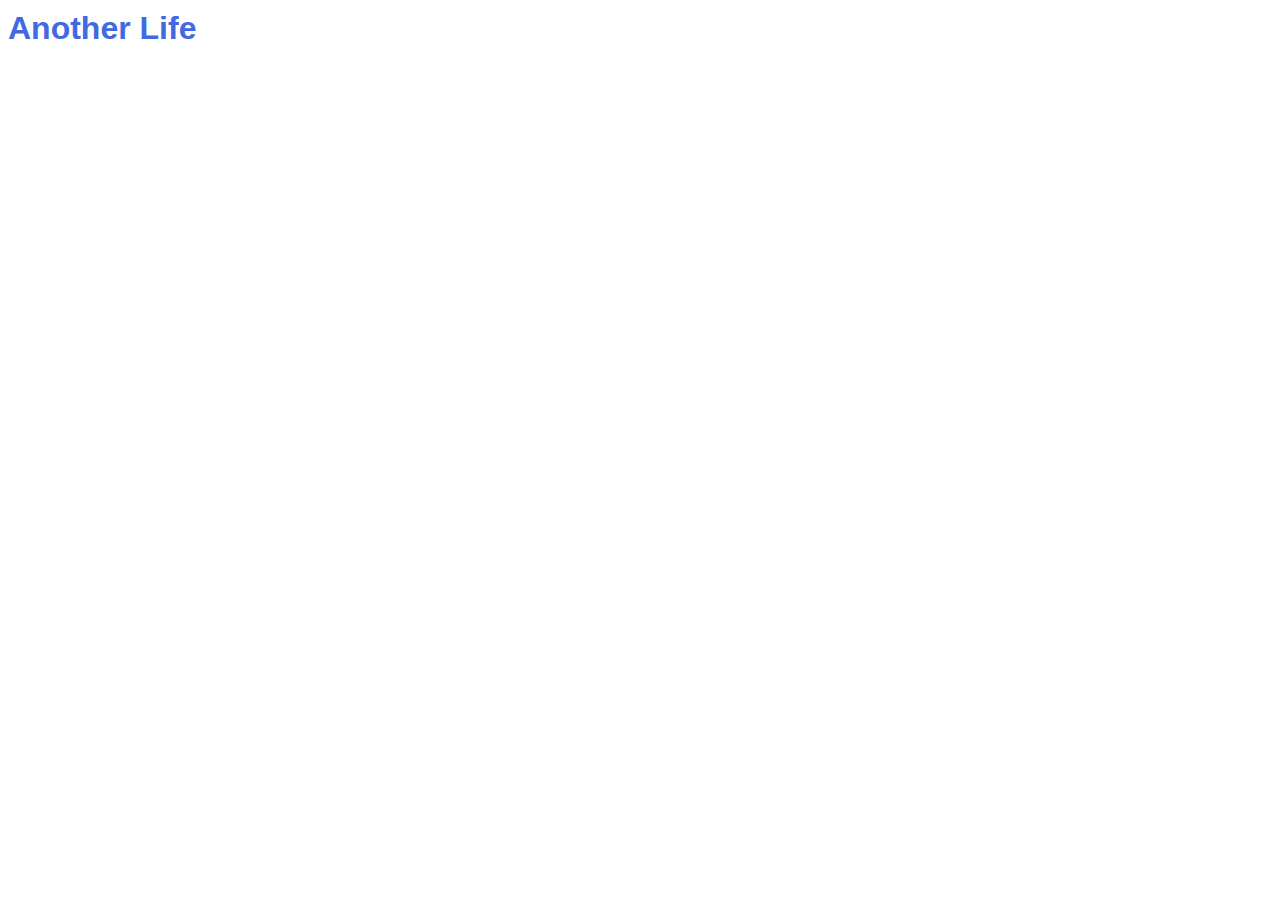
<file: index.html>
<!doctype html>

<html lang="en">
<head>
    <meta charset="utf-8">

    <title>Hitsmas!</title>
    <meta name="description" content="Hitsmas generator for fun">
    <meta name="author" content="Abby Barnum">
    <meta name='viewport' 
        content='width=device-width, initial-scale=1.0, maximum-scale=1.0, 
        user-scalable=0' >

    <style>
        * {
            opacity: 1;
            transition: all 1s;
        }
        
        #reroll-button {
            color: white;
            background: red;
            border: none;
            padding: 10px 14px;
            width: 100%;
            border-radius: 3px;
            font-size: 28px;
            font-weight: bold;
            cursor:pointer;
            margin-top:25px;
        }

        .invisible {
            opacity: 0;
        }
        
        .hidden {
            display: none;
        }

        #mission {
            color: royalblue;
        }

        #targets {
            margin: 20px 0px;
        }

        p {
            font: bold 2em/1.25em Helvetica, "Helvetica Neue", Arial, sans-serif;
            color: #000;
            margin: 0;
        }

        p:nth-of-type(3n) {
            margin-bottom: 15px;
        }

        .target {
            color: hotpink;
        }
        
        .disguise {
            color: deeppink;
        }
        
        .method {
            color: tomato;
        }

        #wildcard {
            color: red;
        }
        
        body::after {
          content: "";
          background: url("https://vignette.wikia.nocookie.net/hitman/images/5/5f/ICA_Logo.png/revision/latest?cb=20161103185906");
          background-size: 182%;
          opacity: 0.03;
          /*height: 1338px;
          width: 1218px;*/
          background-repeat: no-repeat;
          background-attachment: fixed;
          background-position: center;
          top: 0;
          left: 0;
          bottom: 0;
          right: 0;
          /*margin-left: 282.5px;
          margin-right: 282.5px;
          margin-bottom: -150px;*/
          position: absolute;
          z-index: -100;
        }
    </style>

</head>

<body>
    <p id="mission"></p>

    <div id="targets"></div>

    <p id="wildcard" class="invisible"></p>
    
    <button id="reroll-button" class="hidden" type="button">Reroll</button>
  
    <script src="https://code.jquery.com/jquery-3.5.1.min.js" integrity="sha256-9/aliU8dGd2tb6OSsuzixeV4y/faTqgFtohetphbbj0=" crossorigin="anonymous"></script>
    <script>
        var extras = [
            "Can only incapacitate non-targets by punching them",
            "Set off an explosion in a public area",
            "Hide 5 corpses in one bathroom",
            "Kill 4 people while wearing the same outfit as them",
            "Cause an environmental accident on 3 people",
            "Kill the first armed NPC you see",
            "Kill anyone who talks to you",
            "Wear the clown suit for the entire run (and start with a new bat)"
        ];
        var extrasReset = [];

        var suitStarts = [
            "Red Carpet",
            "Palace Garden",
            "Pile-Driver Barge",
            "Attic",
            "Undercover at IAGO Auction",
            "Main Square",
            "ICA Safe House",
            "Harbor",
            "Sapienza Ruins",
            "Main Square Tower",
            "Church Morgue",
            "City gates",
            "Promenade",
            "Bazaar Entrance",
            "Lamp Store Rooftop",
            "School Alley",
            "Consulate Parking Garage",
            "Consulate plaza",
            "Riverside Landing",
            "47's Suite",
            "West Bridge",
            "Old Orchard",
            "Southern Farm Perimeter",
            "Water Tower",
            "Infiltrating Along the Mountain Path",
            "Riverside Landing",
            "The Beach",
            "Undercover gear near helipad",
            "Event Entrance",
            "Dolphin Fountain",
            "Marina",
            "Stands",
            "Village Bus Stop",
            "Village Hostel",
            "Shaman's Hut",
            "Village Bar",
            "Main Street",
            "Train",
            "Boat",
            "Skywalk",
            "Taxi",
            "Chawls",
            "Whittleton Creek",
            "Harbor",
            "Chapel",
            "Keep"
        ];

        var disguiseExits = ["Ambulance", "Trash Truck"];

        var koExits = ["Merchant's Car", "Rico's Car", "Local's Car", "Roadwork Gate"];

        var generic = {
            kills: [
                "Firearm",
                "Melee Weapon (Small)",
                "Melee Weapon (Large)",
                "Accident",
                "Explosion",
                "Poison"
            ],
            firearms: [
                "Pistol",
                "Sniper Rifle",
                "Explosive (Weapon)",
                "Assault Rifle",
                "SMG",
                "Loud Shotgun"
            ],
            accidents: [
                "Drowning",
                "Falling Object",
                "Fall",
                "Fire",
                "Electricity",
                "Explosion (Accident)"
            ]
        };

        var showstopper = {
            missionTitle: "The Showstopper",
            melee: [
                "a Screwdriver",
                "a Letter Opener",
                "Scissors",
                "a Kitchen Knife",
                "Fiber Wire",
                "a Fire Axe",
                "a Battle Axe",
                "a Saber",
                "a Hatchet"
            ],
            targetList: ["Viktor Novikov", "Dalia Margolis"],
            contractTargets: [
                "Viktor Novikov",
                "Dalia Margolis",
                "Fashion designer Sebastian Sato",
                "Model Helmut Kruger",
                "FSB agent Max Decker",
                "Sheik Salman Al-Ghazali",
                "Reporter Liza McKenzie",
                "Dalia's secretary Hailey Brennan",
                "Viktor's bodyguard Kurt Donovan",
                "Dalia's assistant Sophus Fatale"
            ],
            entry: [
                "Red Carpet",
                "Palace Garden",
                "Pile-Driver Barge",
                "Attic",
                "Undercover in Kitchen",
                "Undercover in Locker Room",
                "Undercover at IAGO Auction",
                "Undercover in AV Center",
                "Undercover in Dressing Area"
            ],
            exit: ["Front Gates", "Kitchen", "Helicopter", "Speedboat"],
            disguises: [
                "47 in his Suit",
                "Auction Staff",
                "a Chef",
                "a CICADA Bodyguard",
                "Event Crew",
                "Palace Staff",
                "a Security Guard",
                "a Stylist",
                "Helmut Fucking Kruger",
                "Sheikh Zanzibar",
                "a Vampire Magician"
            ],
            extras: ["Set off an explosive in the catwalk room"]
        };

        var hh = {
            missionTitle: "Holiday Hoarders",
            melee: [
                "a Screwdriver",
                "a Letter Opener",
                "Scissors",
                "a Kitchen Knife",
                "Fiber Wire",
                "a Fire Axe",
                "a Battle Axe",
                "a Saber",
                "a Hatchet",
                "a Holiday Fireaxe",
                "a Shuriken",
                "the Circumcision Knife"
            ],
            targetList: ['Harry "Smokey" Bagnato', 'Marv "Slick" Gonif'],
            contractTargets: ['Harry "Smokey" Bagnato', 'Marv "Slick" Gonif'],
            entry: [
                "Red Carpet",
                "Palace Garden",
                "Pile-Driver Barge",
                "Attic",
                "Undercover in Kitchen",
                "Undercover in Locker Room",
                "Undercover at IAGO Auction",
                "Undercover in AV Center",
                "Undercover in Dressing Area"
            ],
            exit: ["Front Gates", "Kitchen", "Helicopter", "Speedboat", "Chimney"],
            disguises: [
                "47 in his Suit",
                "Auction Staff",
                "a Chef",
                "a CICADA Bodyguard",
                "Event Crew",
                "Palace Staff",
                "a Security Guard",
                "a Stylist",
                "Helmut Fucking Kruger",
                "Sheikh Zanzibar",
                "a Vampire Magician"
            ],
            extras: ["Set off an explosive in the catwalk room"]
        };

        var wot = {
            missionTitle: "World of Tomorrow",
            melee: [
                "a Battle Axe",
                "an Old Axe",
                "a Katana",
                "a Fire Axe",
                "a Saber",
                "the Amputation Knife",
                "the Circumcision Knife",
                "a Combat Knife",
                "a Hatchet",
                "a Kitchen Knife",
                "a Letter Opener",
                "a Screwdriver",
                "Fiber Wire"
            ],
            targetList: ["Silvio Caruso", "Francesca De Santis"],
            contractTargets: [
                "Silvio Caruso",
                "Francesca De Santis",
                "Butler Terenzio Endrizzi",
                "Golf coach Roberto Vargas",
                "Chef Marcello Ray",
                "Green plumber Luigi Saltatore",
                "Dr. Oscar Lafayette",
                "Bohemian Torres Piombo",
                "Private investigator Sal Falcone",
                "Scientist with dongle Viana Buccho",
                "Undertaker Fabio Pavione",
                "Red plumber Mario Saltatore"
            ],
            entry: [
                "Main Square",
                "ICA Safe House",
                "Harbor",
                "Sapienza Ruins",
                "Main Square Tower",
                "Church Morgue",
                "Undercover in Mansion Kitchen",
                "Undercover in Field Lab",
                "Undercover in Mansion Garden",
                "Undercover as Security Staff"
            ],
            exit: ["Car", "Speedboat (Pier)", "Plane", "Speedboat (Ruins)"],
            disguises: [
                "47 in his Suit",
                "Biolab Security",
                "a Bodyguard",
                "the Bohemian",
                "a Butler",
                "Church Staff",
                "a Cyclist",
                "a Delivery Man",
                "Dr. Oscar Lafayette",
                "a Gardener",
                "the Green Plumber",
                "a Hazmat Suit",
                "a Housekeeper",
                "a Kitchen Assistant",
                "a Lab Technician",
                "a Mansion Chef",
                "Mansion Security",
                "Mansion Staff",
                "a Plague Doctor",
                "a Priest",
                "a Private Detective",
                "the Red Plumber",
                "Roberto Vargas",
                "a Store Clerk",
                "a Street Performer",
                "a Waiter"
            ],
            extras: ["Put three bodies in the woodchipper", "Knock out 5 people with spaghetti sauce"]
        };

        var icon = {
            missionTitle: "The Icon",
            melee: [
                "a Battle Axe",
                "a Cleaver",
                "a Fire Axe",
                "a Knife",
                "a Screwdriver",
                "Fiber Wire"
            ],
            targetList: ["Dino Bosco"],
            contractTargets: [
                "Dino Bosco",
                "Tech crew member near city gates Palmiro Russo",
                "Merchandise salesman Enrico Nucci",
                "Bosco's agent Sophia Wilde",
                "Guard in the tower Giuseppe Monaldo",
                "SFX crew member indoors Amaranto 'Tony' Mazzi"
            ],
            entry: ["City gates"],
            exit: ["Town Gate", "Bosco's Car"],
            disguises: [
                "47 in his Suit",
                "a Kitchen Assistant",
                "Movie Crew",
                "a Security Officer",
                "SFX Crew"
            ],
            extras: []
        };

        var landslide = {
            missionTitle: "Landslide",
            melee: [
                "Fiber Wire",
                "a Screwdriver",
                "Scissors",
                "an Old Axe",
                "a Kitchen Knife",
                "a Saber",
                "a Folding Knife",
                "a Fire Axe",
                "a Letter Opener",
                "a Cleaver"
            ],
            targetList: ["Marco Abiatti"],
            contractTargets: [
                "Marco Abiatti",
                "Photographer Marcello Folliero",
                "Woman working at Abiatti's stand Alberta Arcuri",
                "Padre Francesco",
                "Red plumber Mario Fratelli",
                "Green plumber Luigi Fratelli",
                "Singer Cristina Dionisi",
                "Abiatti's technician Roberto Mulo",
                "Baker Dario Bronzo",
                "Renzo 'Not Rocco' Forte",
                "Lawyer Salvatore Bravuomo",
                "Bohemian Silvestro Pugliesi"
            ],
            entry: ["Promenade"],
            exit: ["Town Gate", "Speedboat", "Merchant's Car"],
            disguises: [
                "47 in his Suit",
                "Stage Crew",
                "Security",
                "a Bodyguard",
                "a Photographer",
                "a Waiter",
                "Church Staff",
                "a Priest",
                "a Gardener",
                "the Green Plumber",
                "the Red Plumber",
                "a Kitchen Assistant",
                "Salvatore Bravuomo",
                "the Bohemian"
            ],
            extras: []
        };

        var agc = {
            missionTitle: "A Gilded Cage",
            melee: [
                "a Battle Axe",
                "a Fire Axe",
                "a Saber",
                "Scissors",
                "a Screwdriver",
                "a Kitchen Knife",
                "a Cleaver",
                "a Letter Opener",
                "a Folding Knife",
                "Fiber Wire"
            ],
            targetList: ["Claus Hugo Strandberg", "Reza Zaydan"],
            contractTargets: [
                "Claus Hugo Strandberg",
                "Reza Zaydan",
                "Printing crew member Ashraf Raghib Mustafa",
                "Cameraman Jeff Baker",
                "School headmaster Shahin Abdul-Barr Maalouf",
                "Masseur Konny Engström",
                "Elite soldier in the tunnel Jawwaad Reza",
                "Consulate intern Hektor Lindberg",
                "Fortune teller Zaki Diab",
                "Protester Shuaib Aly",
                "Woman on lamp store roof Hilda Berg"
            ],
            entry: [
                "Bazaar Entrance",
                "Undercover at the Snail Stand",
                "Undercover on the West Bazaar Rooftop",
                "Undercover in the Courtyard Club",
                "Undercover in Zaydan's Compound",
                "Lamp Store Rooftop",
                "Undercover in the Consulate",
                "School Alley",
                "Consulate Parking Garage"
            ],
            exit: ["Bazaar Gates", "Armored Vehicle", "Car in the Garage"],
            disguises: [
                "47 in his Suit",
                "a Bodyguard",
                "a Cameraman",
                "a Consulate Intern",
                "a Consulate Janitor",
                "Consulate Security",
                "an Elite Soldier",
                "a Food Vendor",
                "a Fortune Teller",
                "a Handyman",
                "the Headmaster",
                "Local Printing Crew",
                "a Masseur",
                "a Military Officer",
                "a Soldier",
                "a Prisoner",
                "a Shopkeeper",
                "a Waiter"
            ],
            extras: []
        };

        var ahbos = {
            missionTitle: "A House Built on Sand",
            melee: [
                "a Battle Axe",
                "a Cleaver",
                "a Folding Knife",
                "a Kitchen Knife",
                "Scissors",
                "a Screwdriver",
                "Fiber Wire"
            ],
            targetList: ["Matthieu Mendola", "Kong Tuo-Kwang"],
            contractTargets: [
                "Matthieu Mendola",
                "Kong Tuo-Kwang",
                "Shopkeeper by the well Yousef Shitrit",
                "Guitarist Jalal al Din Muti Said",
                "Fortune teller Zaki Diab",
                "Vomiting bodyguard Hussein Guirguis",
                "Waiter at the meeting spot Ahmed Aziz",
                "Bartender Jewel Bourgeois"
            ],
            entry: ["Consulate plaza"],
            exit: ["Bazaar Gates", "Truck", "Door near the Well", "Door by the Street"],
            disguises: [
                "47 in his Suit",
                "a Bodyguard",
                "a Food Vendor",
                "a Fortune Teller",
                "a Handyman",
                "a Soldier",
                "a Shopkeeper",
                "a Waiter"
            ],
            extras: []
        };

        var c27 = {
            missionTitle: "Club 27",
            melee: [
                "a Kitchen Knife",
                "a Screwdriver",
                "a Fire Axe",
                "a Cleaver",
                "a Hatchet",
                "a Letter Opener",
                "a Katana",
                "Fiber Wire",
                "the Sapper's Axe"
            ],
            targetList: ["Jordan Cross", "Ken Morgan"],
            contractTargets: [
                "Jordan Cross",
                "Ken Morgan",
                "Cross' Manager Dexy Barat",
                "Producer Max Liston",
                "Guitarist Heidi Santoro",
                "Guest residing in room 208 Toby Hicks",
                "Former sitcom star Jackie Carrington",
                "Drummer Abel De Silva",
                "Hotel manager Mrs. Mookjai",
                "Chef Tharn Srisai",
                "Man passed out in Jackie's room Julian",
                "Stalker Benjamin Bertam",
                "Ken's bodyguard Otis Kaplan"
            ],
            entry: [
                "Riverside Landing",
                "47's Suite",
                "Undercover in the Restaurant Kitchen",
                "Undercover in the Linen Room",
                "Undercover by the Security Shed",
                "Undercover at the Himmapan Bar",
                "Undercover in the Side Garden",
                "Undercover in the 2nd Floor Hallway"
            ],
            exit: ["Boat", "Tuk-tuk", "Tunnel"],
            disguises: [
                "47 in his Suit",
                "a Drummer",
                "an Exterminator",
                "a Groundskeeper",
                "Hotel Security",
                "Hotel Staff",
                "Jordan Cross' Bodyguard",
                "Kitchen Staff",
                "Ken Morgan's Bodyguard",
                "Recording Crew",
                "a Stalker",
                "a Waiter"
            ],
            extras: []
        };

        var ff = {
            missionTitle: "Freedom Fighters",
            melee: [
                "a Cleaver", 
                "an Old Axe", 
                "a Kitchen Knife", 
                "a Screwdriver", 
                "Fiber Wire"
            ],
            targetList: ["Sean Rose", "Penelope Graves", "Ezra Berg", "Maya Parvati"],
            contractTargets: [
                "Sean Rose",
                "Penelope Graves",
                "Ezra Berg",
                "Maya Parvati",
                "Explosives specialist Quince Elliot",
                "Militia cook Robert Powell",
                "Point man Lloyd Burgess",
                "Militia technician Milton Geiger",
                "Sleeping militia soldier Mario Thompson",
                "Militia spec ops in the barn Liam Butler",
                "Drill instructor Albert Knarr"
            ],
            entry: [
                "Undercover in the Garage",
                "West Bridge",
                "Undercover by the Greenhouse",
                "Undercover on the Demolition Range",
                "Old Orchard",
                "Southern Farm Perimeter",
                "Undercover in the Farmhouse",
                "Water Tower"
            ],
            exit: ["Bridge", "Quad Bike", "River", "Front Gate", "Tornado Shelter"],
            disguises: [
                "47 in his Suit",
                "an Explosives Specialist",
                "a Hacker",
                "a Militia Cook",
                "a Militia Elite",
                "Militia Spec Ops",
                "a Militia Soldier",
                "a Militia Technician",
                "Point Man",
                "Scarecrow"
            ],
            extras: ["Beat three people with a mannequin arm"]
        };

        var si = {
            missionTitle: "Situs Inversus",
            melee: [
                "Fiber Wire",
                "a Scalpel",
                "Scissors",
                "a Kitchen Knife",
                "a Cleaver",
                "a Katana",
                "a Screwdriver",
                "a Fire Axe"
            ],
            targetList: ["Yuki Yamazaki", "Erich Soders"],
            contractTargets: [
                "Yuki Yamazaki",
                "Showering resort staff member Lowell Aucoin",
                "Dancing master Toshimi 'Sandā no ashi' Kaneko",
                "Stetson man Amos Dexter",
                "The director Akira Nakamura",
                "Facial surgery patient Jason Portman",
                "Yoga instructor J. Brooke",
                "Head surgeon Nicholas Laurent",
                "Helicopter pilot Nails",
                "Nurse in the operating room Kimiho Ookawa",
                "The curator Katashi Ito",
                "Smoking handyman Tomiyuki Fujihara"
            ],
            entry: [
                "Tobias Rieper's Suite",
                "Spa",
                "Infiltrating Along the Mountain Path",
                "Restaurant",
                "Undercover in the Staff Quarters",
                "Undercover in the Kitchen",
                "Undercover in the Garden",
                "Morgue",
                "Undercover in the Operating Theater"
            ],
            exit: ["Helicopter", "Snowmobile", "Hiking Route", "Cable Car"],
            sodersKills: [
                "Throw the Heart into the Trash Can",
                "Shoot the Heart",
                "Electrocution",
                "Pistol",
                "Large Firearm",
                "Explosion",
                "Poison the Stem Cells",
                "Fail the Surgery",
                "Make the Surgeon Fail the Surgery",
                "Robot Arms"
            ],
            disguises: [
                "a Ninja",
                "47 in his Suit",
                "a Baseball Player",
                "a Bodyguard",
                "a Chef",
                "the Chief Surgeon",
                "a Doctor",
                "a Handyman",
                "a Helicopter Pilot",
                "the Hospital Director",
                "a Morgue Doctor",
                "a Motorcyclist",
                "a Patient",
                "Resort Security",
                "Resort Staff",
                "a Surgeon",
                "VIP Patient (Dexter)",
                "VIP Patient (Portman)",
                "a Yoga Instructor"
            ],
            extras: []
        };

        var ts = {
            missionTitle: "The Source",
            melee: [
                "a Kitchen Knife",
                "a Screwdriver",
                "a Fire Axe",
                "a Cleaver",
                "a Hatchet",
                "a Letter Opener",
                "a Katana",
                "Fiber Wire",
                "the Sapper's Axe"
            ],
            targetList: ["Oybek Nabazov", "Sister Yulduz"],
            contractTargets: [
                "Oybek Nabazov",
                "Sister Yulduz",
                "Waiter outside the exhibition Robert Egg",
                "Cult bodyguard Akram",
                "Defecting cultist Jeff",
                "Manipulative cultist Rebecca",
                "Man with a beige hat in the exhibition Charles Slaughter",
                "Former sitcom star Jackie Carrington",
                "Man passed out in Jackie's room Julian",
                "Man with a yellow jumper tied around his waist Sam Harrison",
                "Female Hotel Staff in the globe room Vipada Ahunai",
                "Cultist in the top floor Robert Uppey Jr",
                "Security Guard on the pier A-Wut"
            ],
            entry: ["Hotel Front Terrace"],
            exit: ["Boat", "Tunnel"],
            disguises: [
                "47 in his Suit",
                "an Exterminator",
                "a Groundskeeper",
                "Hotel Security",
                "Hotel Staff",
                "a Cult Bodyguard",
                "Kitchen Staff",
                "a Waiter",
                "a Cult Member"
            ],
            extras: []
        };

        var ta = {
            missionTitle: "The Author",
            melee: [
                "a Battle Axe",
                "a Cleaver",
                "a Fire Axe",
                "a Knife",
                "a Screwdriver",
                "Fiber Wire"
            ],
            targetList: ["Craig Black", "Brother Akram"],
            contractTargets: ["Craig Black", "Brother Akram"],
            entry: ["Portico"],
            exit: ["Town Gate"],
            disguises: [
                "47 in his Suit",
                "a Waiter",
                "Craig Black",
                "Brother Akram",
                "The Superfan",
                "a Bodyguard"
            ],
            extras: []
        };

        var pz = {
            missionTitle: "Patient Zero",
            melee: [
                "Fiber Wire",
                "a Scalpel",
                "Scissors",
                "a Kitchen Knife",
                "a Cleaver",
                "a Katana",
                "a Screwdriver",
                "a Fire Axe"
            ],
            targetList: ["Owen Cage", "Klaus Liebleid"],
            contractTargets: ["Owen Cage", "Klaus Liebleid"],
            entry: ["Infiltrating below the helipad"],
            exit: ["Snowmobile", "Hiking Route", "Cable Car"],
            disguises: [
                "47 in his Suit",
                "a Bodyguard",
                "a Chef",
                "a Bio Suit",
                "a Handyman",
                "a Helicopter Pilot",
                "the Hospital Director",
                "a Morgue Doctor",
                "a VIP Patient",
                "a Patient",
                "Resort Security",
                "Resort Staff",
                "a Surgeon",
                "VIP Patient (Dexter)",
                "a Yoga Instructor"
            ],
            extras: []
        };

        var tfl = {
            missionTitle: "The Finish Line",
            melee: [
                "Fiber Wire",
                "the Amputation Knife",
                "a Battleaxe",
                "a Cleaver",
                "a Kitchen Knife",
                "Scissors",
                "a Screwdriver",
                "a Starfish",
                "a Fire Axe",
                "an Old Axe"
            ],
            targetList: ["Robert Knox", "Sierra Knox"],
            contractTargets: ["Robert Knox", "Sierra Knox"],
            entry: [
                "Event Entrance",
                "Dolphin Fountain",
                "Marina",
                "Stands",
                "Food Stand",
                "Overpass",
                "Driver's Lounge",
                "Podium",
                "Medical Area",
                "Kronstadt Bayside Center",
                "Kowoon Pit"
            ],
            exit: ["Helicopter", "Main Gate", "Sewer", "Speedboat", "Ambulance"],
            disguises: [
                "47 in his Suit",
                "an Aeon Driver",
                "an Aeon Mechanic",
                "Event Crew",
                "Event Security",
                "Florida Man",
                "a Food Vendor",
                "a Journalist",
                "Kitchen Staff",
                "a Kowoon Driver",
                "a Kowoon Mechanic",
                "a Kronstadt Engineer",
                "a Kronstadt Researcher",
                "Kronstadt Security",
                "a Mascot",
                "a Medic",
                "Moses Lee",
                "Pale Rider",
                "a Photographer",
                "a Race Coordinator",
                "a Race Marshall",
                "Sheik Zanzibar",
                "a Sotteraneo Mechanic",
                "a Street Musician",
                "Ted Mendez",
                "a Thwack Driver",
                "a Waiter",
                "a Blue Seed Driver",
                "a Kronstadt Driver",
                "a Kronstadt Mechanic"
            ],
            extras: []
        };

        var ths = {
            missionTitle: "Three-headed Serpent",
            melee: [
                "Fiber Wire",
                "a Screwdriver",
                "a Kitchen Knife",
                "a Cleaver",
                "Scissors",
                "a Barber Razor",
                "a Letter Opener",
                "a Machete"
            ],
            targetList: ["Rico Delgado", "Andrea Martinez", "Jorge Franco"],
            contractTargets: ["Rico Delgado", "Andrea Martinez", "Jorge Franco"],
            entry: [
                "Village Bus Stop",
                "Village Hostel",
                "Shaman's Hut",
                "Village Bar",
                "Construction Site",
                "Coca Fields",
                "Submarine Cave",
                "Mansions Basement"
            ],
            exit: [
                "Rico's Car",
                "Helicopter",
                "Speedboat",
                "Local's Car",
                "Scooter",
                "Bus"
            ],
            disguises: [
                "47 in his Suit",
                "a Drummer",
                "a Hippo Whisperer",
                "a Shaman",
                "Submarine Crew",
                "a Submarine Engineer",
                "a Tattoo Artist",
                "a Coca Field Worker",
                "a Construction Worker",
                "Mansion Staff",
                "a Mansion Guard",
                "a Coca Field Guard",
                "an Elite Guard",
                "a Street Soldier",
                "a Hippie",
                "the Barman",
                "a Gardener",
                "a Chef",
                "a Drug Lab Worker"
            ],
            extras: []
        };

        var cag = {
            missionTitle: "Chasing a Ghost",
            melee: [
                "Fiber Wire",
                "a Beak Axe",
                "an Old Axe",
                "Scissors",
                "a Measuring Tape",
                "the Amputation Knife",
                "a Screwdriver",
                "a Barber Razor",
                "a Cleaver",
                "a Folding Knife",
                "a Letter Opener",
                "a Kitchen Knife",
                "a Saber",
                "a Fire Axe"
            ],
            targetList: ["The Maelstrom", "Dawood Rangan", "Vanya Shah"],
            contractTargets: ["The Maelstrom", "Dawood Rangan", "Vanya Shah"],
            entry: [
                "Main Street",
                "Train",
                "Boat",
                "Skywalk",
                "Taxi",
                "Chawls",
                "Laundry",
                "Barge",
                "Slums",
                "Metal Forge",
                "Photo Shoot",
                "Hill",
                "Train Yard"
            ],
            exit: ["Boat", "Street", "Taxi", "Train", "Crows' Hideout"],
            disguises: [
                "47 in his Suit",
                "Local Security",
                "a Food Vendor",
                "a Thug",
                "an Elite Thug",
                "a Metal Worker",
                "a Tailor",
                "a Queen's Guard",
                "Vanya's Servant",
                "a Queen's Bodyguard",
                "a Laundry Worker",
                "a Laundry Foreman",
                "a Dancer",
                "a Holy Man",
                "a Lead Actor",
                "the Kashmirian",
                "a Barber",
                "Bollywood Crew",
                "a Bollywood Bodyguard",
                "a Painter"
            ],
            extras: []
        };

        var al = {
            missionTitle: "Another Life",
            melee: [
                "Fiber Wire",
                "an Old Axe",
                "a Kitchen Knife",
                "a Screwdriver",
                "Scissors",
                "a Letter Opener",
                "a Fire Axe",
                "a Hatchet"
            ],
            targetList: ["Janus", "Nolan Cassidy"],
            contractTargets: ["Janus", "Nolan Cassidy"],
            entry: [
                "Whittleton Creek",
                "Construction Area",
                "Fumigation",
                "Garbage Removal",
                "Suburb Sign",
                "BBQ Party"
            ],
            exit: [
                "Bus",
                "Raft",
                "Sewer",
                "Construction Van",
                "Trash Truck",
                "Roadwork Gate"
            ],
            disguises: [
                "47 in his Suit",
                "an Exterminator",
                "a Politician",
                "a Real Estate Broker",
                "a Nurse",
                "Arkian Robe",
                "Janus' Bodyguard",
                "Cassidy Bodyguard",
                "a Police Deputy",
                "Construction Crew",
                "a Politician's Assistant",
                "a Server",
                "a Garbage Man",
                "Spencer 'The Hammer' Green",
                "the BBQ Owner",
                "a Mailman",
                "Gunther Mueller",
                "a Gardener",
                "James Batty",
                "a Plumber",
                "Sheriff Masterson"
            ],
            extras: []
        };

        var tas = {
            missionTitle: "The Ark Society",
            melee: [
                "Fiber Wire",
                "a Battleaxe",
                "a Broadsword",
                "a Saber",
                "an Old Axe",
                "a Katana",
                "a Burial Dagger",
                "the Circumcision Knife",
                "a Screwdriver",
                "a Sapper's Axe",
                "a Cleaver",
                "a Scalpel",
                "a Hatchet",
                "a Viking Axe",
                "an Aztec Necklace",
                "Scissors"
            ],
            targetList: ["Zoe Washington", "Sophia Washington"],
            contractTargets: ["Zoe Washington", "Sophia Washington"],
            entry: [
                "Harbor",
                "Chapel",
                "Keep",
                "Reception Area",
                "Kitchens",
                "Warehouse",
                "Gallery",
                "Architects' Lounge"
            ],
            exit: ["Rooftop", "Helicopter", "Boat", "Warehouse", "Castle Wall"],
            disguises: [
                "47 in his Suit",
                "an Initiate",
                "an Ark Member",
                "an Architect",
                "Jebediah Block",
                "Burial Robes",
                "a Knight",
                "Event Staff",
                "a Chef",
                "a Custodian",
                "a Raider",
                "an Elite Guard",
                "a Musician",
                "Blake Nathaniel",
                "an Entertainer",
                "a Butler",
                "Castle Staff",
                "the Master of Ceremonies"
            ],
            extras: []
        };

        var missions = [
            showstopper,
            hh,
            wot,
            icon,
            landslide,
            agc,
            ahbos,
            c27,
            ff,
            si,
            ts,
            ta,
            pz,
            tfl,
            ths,
            cag,
            al,
            tas
        ];

        var killTypesMap = {
            melee: "melee",
            firearm: "firearms",
            accident: "accidents",
            generic: "kills"
        };
    </script>
    <script>
        function GetRandomElement(list) {
            return list[Math.floor(Math.random() * list.length)];
        }

        function RandomDisguise(randomMission) {
            if (randomMission.disguises.length == 0) {
                randomMission.disguises = randomMission.disguisesReset.slice();
            }

            return GetAndRemove(randomMission.disguises, GetRandomElement(randomMission.disguises));
        }

        function RandomMethod(randomMission) {
            if (randomMission.melee.length == 0) {
                randomMission.melee = randomMission.meleeReset.slice();
            }

            return GetAndRemove(randomMission.melee, GetRandomElement(randomMission.melee));
        }
        
        function GetAndRemove(array, item) {
            const index = array.indexOf(item);
            if (index > -1) {
                return array.splice(index, 1);
            }
        }
        
        function RandomExtra(randomMission) {
            var allExtras = extras.concat(randomMission.extras);
            if (allExtras.length == 0) {
                extras = extrasReset.slice();
                randomMission.extras = randomMission.extrasReset.slice();
            }
            
            var extra = GetRandomElement(allExtras, false);
            
            if (extras.indexOf(extra) > -1)
                return GetAndRemove(extras, extra);
            else
                return GetAndRemove(randomMission.extras, extra);
        }
        
        function Go() {
            $('#targets').html('');
            $('#wildcard').addClass('hidden invisible');
            
            var randomMission = GetRandomElement(missions);
            var targets = randomMission.targetList;
            var disguise, method;
            var extra = RandomExtra(randomMission);

            $('#mission').html(randomMission.missionTitle);

            for (let index = 0; index < targets.length; index++) {
                const element = targets[index];

                disguise = RandomDisguise(randomMission);
                method = RandomMethod(randomMission);

                $('#targets').append(`<p class="invisible">You must kill <span class="target">${targets[index]}</span></p><p class="invisible">disguised as <span class="disguise">${disguise}</span></p><p class="invisible">with <span class="method">${method}</span></p>`);
            }

            $('#wildcard').html(extra);
            
            $('#reroll-button').addClass('hidden');
        }
        
        function Proceed() {
            $('#wildcard').removeClass('hidden');
            $('.invisible').first().removeClass('invisible');
            
            if (!$('#wildcard').hasClass('invisible'))
                $('#reroll-button').removeClass('hidden');
        }

        $(document).ready(function() {
            $('body').keydown(function(e) {
                if (e.which == 82)
                    Go();               
                else if (e.which == 32)
                    Proceed();
            });
            
            $('#reroll-button').click(function(e) {
                e.stopPropagation();                
                Go(); 
            });

            $('body').click(function(e) {
                Proceed();
            });
            
            for (let index = 0; index < missions.length; index++) {
                const mission = missions[index];
                
                mission.diguisesReset = mission.disguises.slice();
                mission.meleeReset = mission.melee.slice();
                mission.extrasReset = mission.extras.slice();
                
                extrasReset = extras.slice();
            }
            
            Go();
        });
    </script>
</body>
</html>
</file>
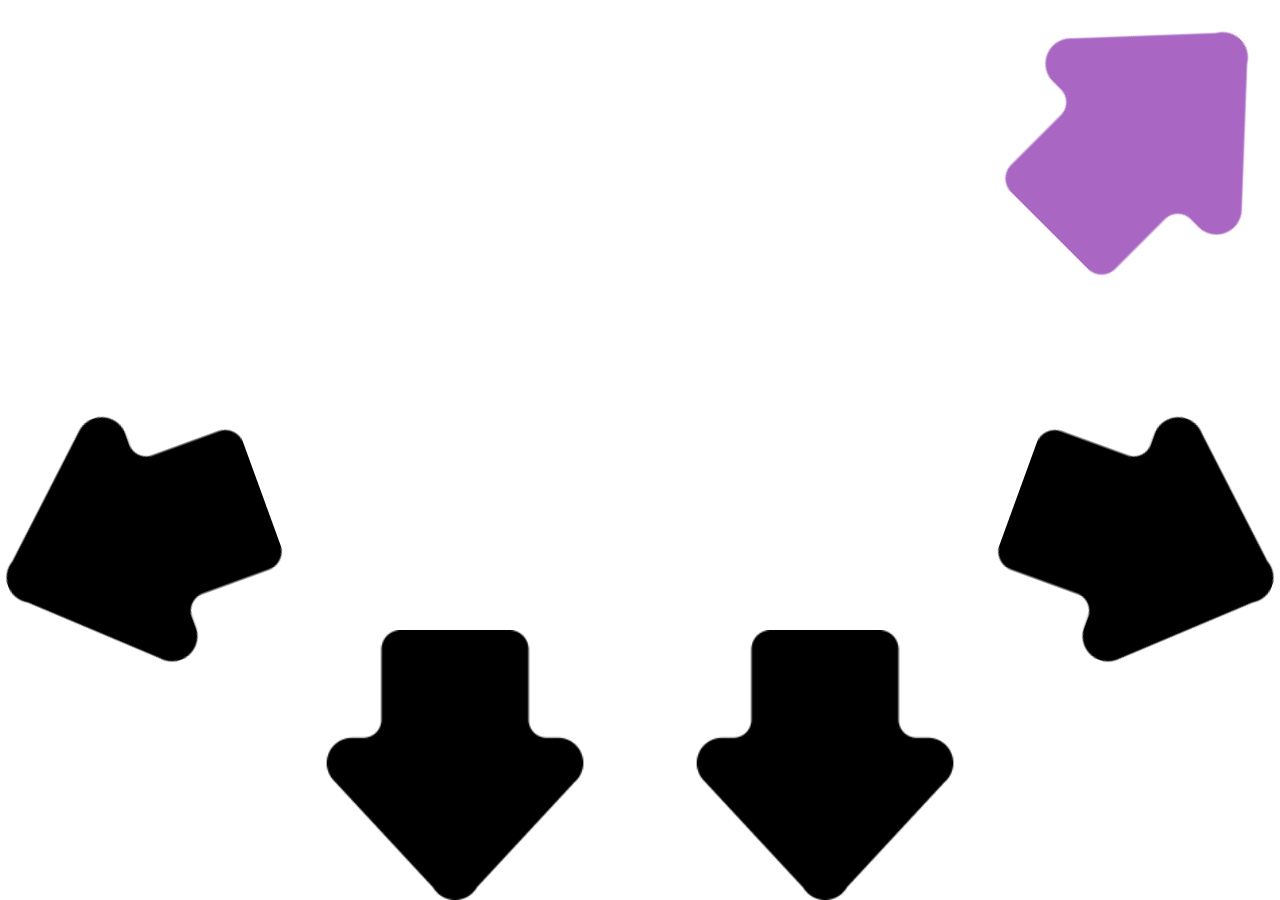
<file: piles/index.html>
<!doctype html>

<html lang="en">
<head>
  <meta charset="utf-8">

  <title>Card Shuffler</title>
  <meta name="description" content="Pile shuffling with randomness!">
  <meta name="author" content="Abby Barnum">
  <meta name='viewport' 
     content='width=device-width, initial-scale=1.0, maximum-scale=1.0, 
     user-scalable=0' >

  <style>
    body {
      overflow: hidden;
    }
    
    .arrow {
      position: absolute;
      
      height: 30%;
    }
    
    .hidden {
      display: none;
    }
    
    #a1, #c1 {
      display: none;
      
      top: 0;
      left: 45%;
      
      transform: rotate(180deg);
    }
    
    #a2, #c2 {
      top: 0;
      right: 0;

      transform: rotate(225deg);
    }
    
    #a3, #c3 {
      bottom: 25%;
      right: 0;

      transform: rotate(-70deg);
    }
    
    #a4, #c4 {
      bottom: 0;
      right: 25%;

      transform: rotate(0deg);
    }
    
    #a5, #c5 {
      bottom: 0;
      left: 25%;

      transform: rotate(0deg);
    }
    
    #a6, #c6 {
      bottom: 25%;
      left: 0;

      transform: rotate(70deg);
    }
    
    #a7, #c7 {
      display: none;
      
      top: 0;
      left: 0;

      transform: rotate(135deg);
    }
  </style>

</head>

<body>
  <img id="a1" class="arrow" src="arrow.png">
  <img id="a2" class="arrow" src="arrow.png">
  <img id="a3" class="arrow" src="arrow.png">
  <img id="a4" class="arrow" src="arrow.png">
  <img id="a5" class="arrow" src="arrow.png">
  <img id="a6" class="arrow" src="arrow.png">
  <img id="a7" class="arrow" src="arrow.png">
  
  <img id="c1" class="arrow hidden" src="color-arrow.png">
  <img id="c2" class="arrow hidden" src="color-arrow.png">
  <img id="c3" class="arrow hidden" src="color-arrow.png">
  <img id="c4" class="arrow hidden" src="color-arrow.png">
  <img id="c5" class="arrow hidden" src="color-arrow.png">
  <img id="c6" class="arrow hidden" src="color-arrow.png">
  <img id="c7" class="arrow hidden" src="color-arrow.png">
  
  <script>
    document.addEventListener("DOMContentLoaded", function(event)
    { 
      var delay = 700;
    
      setInterval(function()
      {
          var n = getRandomInt(2, 7);
          console.log(n);
        
          var a = document.getElementById('a' + n);
          var c = document.getElementById('c' + n);
        
          a.classList.add('hidden');
          c.classList.remove('hidden');
          setTimeout(function()
          {
            a.classList.remove('hidden');
            c.classList.add('hidden');
          }, delay - 100);
      }, delay);
    });
      
    // The maximum is exclusive and the minimum is inclusive
    function getRandomInt(min, max) {
      min = Math.ceil(min);
      max = Math.floor(max);
      return Math.floor(Math.random() * (max - min) + min);
    }
  </script>
</body>
</html>
</file>
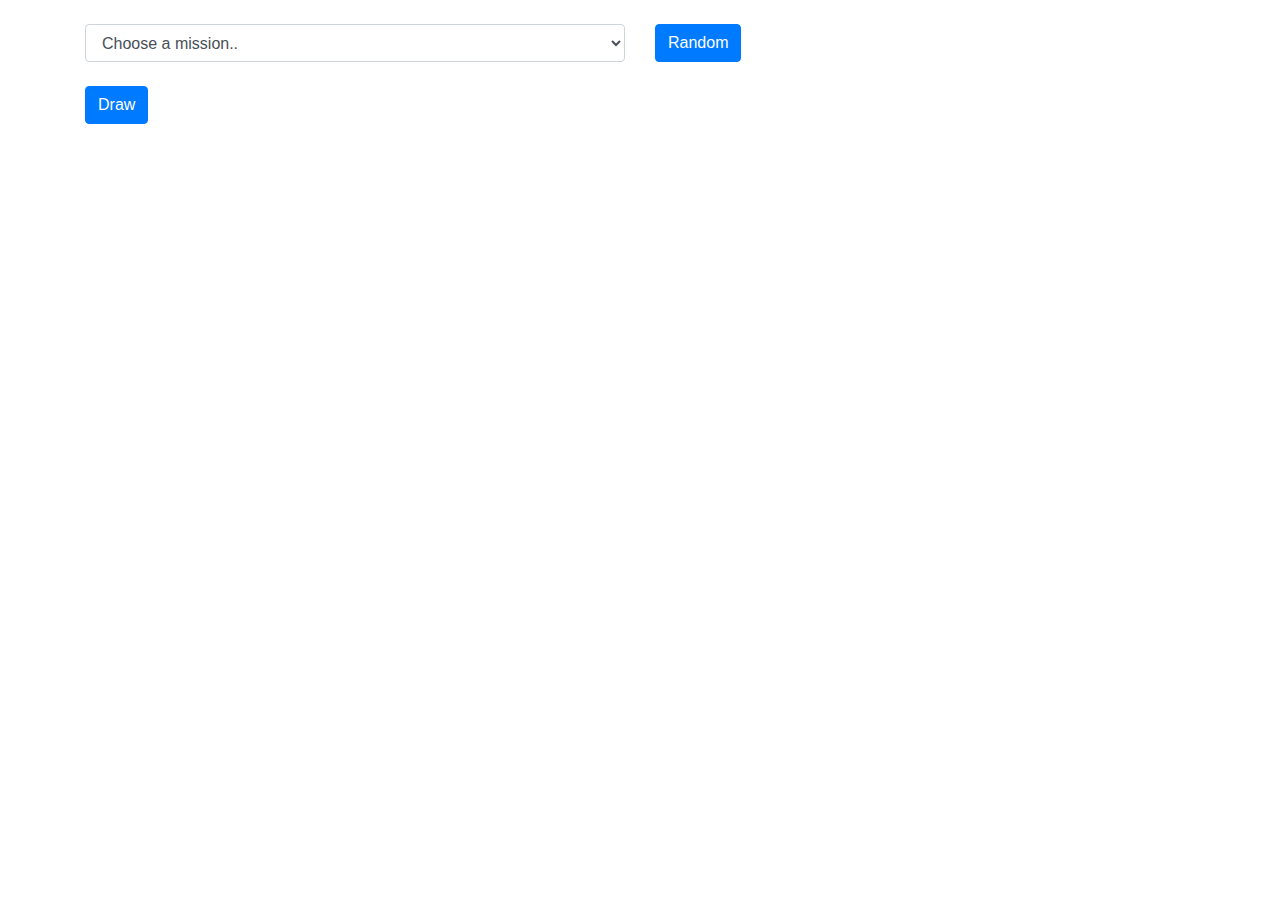
<file: zoeyexercise/index.html>
<!DOCTYPE html>
<html>
<head>
    <title>Hitsmas</title>
    <!-- Bootstrap CSS -->
    <link rel="stylesheet" href="https://stackpath.bootstrapcdn.com/bootstrap/4.3.1/css/bootstrap.min.css">

    <style>
      body {}
    </style>
</head>
<body>

    <div class="container">
        <div class="row my-4">
          <div class="col-md-6">
              <select id="myDropdown" class="form-control">
                  <option value="" disabled selected hidden>Choose a mission..</option>
              </select>
          </div>
          <div class="col-md-2">
            <button id="randomizeMission" class="btn btn-primary">Random</button>
          </div>
        </div>

        <div class="row">
            <div class="col-md-8">
                <button id="showMissionDetails" class="btn btn-primary">Draw</button>
                <p id="missionDetails" class="mt-3"></p>
            </div>
        </div>
    </div>

    <!-- jQuery first, then Popper.js, then Bootstrap JS -->
    <script src="https://ajax.googleapis.com/ajax/libs/jquery/3.5.1/jquery.min.js"></script>
    <script src="https://cdnjs.cloudflare.com/ajax/libs/popper.js/1.14.7/umd/popper.min.js"></script>
    <script src="https://stackpath.bootstrapcdn.com/bootstrap/4.3.1/js/bootstrap.min.js"></script>
    
    <script>
        $(document).ready(function(){
            $.each(missions, function(index, mission) {
                $('#myDropdown').append($('<option>', { 
                    value: mission.name,
                    text : mission.name 
                }));
            });

            var currentPart = 0;
            var currentTargetIndex = 0;

            $('#showMissionDetails').click(function() {
                var selectedMissionName = $('#myDropdown').val();
                if(selectedMissionName !== "") {
                    var selectedMission = missions.find(m => m.name === selectedMissionName);

                    if(currentTargetIndex < selectedMission.targets.length) {
                        var target = selectedMission.targets[currentTargetIndex];
                        var disguise = selectedMission.disguises[Math.floor(Math.random() * selectedMission.disguises.length)];
                        var weapon = selectedMission.weapons[Math.floor(Math.random() * selectedMission.weapons.length)];

                        var missionText = "";
                        if(currentPart === 0) {
                            missionText = `You must kill <strong>${target}</strong><br>`;
                        } else if(currentPart === 1) {
                            missionText = ` disguised as <strong>${disguise}</strong><br>`;
                        } else if(currentPart === 2) {
                            missionText = ` with <strong>${weapon}</strong>.<br><br>`;
                        }
                        $('#missionDetails').append(missionText);

                        currentPart = (currentPart + 1) % 3;
                        if(currentPart === 0) {
                            currentTargetIndex++;
                        }
                    } else {
                        var combinedWildcards = (selectedMission.wildcards || []).concat(wildcards);
                        var randomWildcard = combinedWildcards[Math.floor(Math.random() * combinedWildcards.length)];
                        $('#missionDetails').append("Wildcard: <strong>" + randomWildcard + "</strong><br><br>");

                        currentTargetIndex = 0;
                        currentPart = 0; // Reset for the next mission
                    }
                } else {
                    $('#missionDetails').text("Please select a mission.");
                }
            });

            $('#randomizeMission').click(function() {
              var dropdown = $("#myDropdown"); // Replace 'yourDropdownId' with the actual ID of your dropdown
              var options = dropdown.find("option");
              
              var randomIndex = Math.floor(Math.random() * options.length);
              options.eq(randomIndex).prop("selected", true);
            });
        });

        var wildcards = [
            "Put 5 bodies in one bathroom",
            "One save scum",
            "Choose starting location",
            "Choose starting loadout",
            "Dragging bodies is not allowed",
            "Trigger a lockdown before killing any targets",
            "Immediately punch anyone who talks to you",
            "Kill a third unique target"
        ];

        var missions = [
            {
                "name": "ICA Facility - Freeform Training",
                "targets": ["Kalvin Ritter"],
                "disguises": ["Tactical Turtleneck", "Bodyguard", "Mechanic", "Terry Norfolk", "Yacht Crew", "Yacht Security"],
                "weapons": ["Pistol", "Assault Rifle", "Shotgun", "Fiber Wire", "Explosive"],
                "wildcards": []
            },
            {
                "name": "ICA Facility - The Final Test",
                "targets": ["Jasper Knight"],
                "disguises": ["Tactical Turtleneck", "Airplane Mechanic", "Airfield Security", "KGB Officer", "Soviet Soldier"],
                "weapons": ["Pistol", "Assault Rifle", "Fiber Wire"],
                "wildcards": []
            },
            {
                "name": "Paris - The Showstopper",
                "targets": ["Viktor Novikov", "Dalia Margolis"],
                "disguises": ["Tuxedo", "Auction Staff", "Chef", "CICADA Bodyguard", "Helmut Kruger", "Palace Staff", "Security Guard", "Sheikh", "Stylist", "Tech Crew", "Vampire Magician"],
                "weapons": ["Pistol", "Assault Rifle", "Shotgun", "Battle Axe", "Cleaver", "Fire Axe", "Fire Poker", "Hatchet", "Kitchen Knife", "Letter Opener", "Saber", "Scissors", "Screwdriver", "Explosive"],
                "wildcards": ["Set off an explosion on the catwalk", "Dump 3 people in the river"]
            },
            {
                "name": "Paris - Holiday Hoarders",
                "targets": ["Harry \"Smokey\" Bagnato", "Marv \"Slick\" Gonif"],
                "disguises": ["Tuxedo", "Auction Staff", "Chef", "CICADA Bodyguard", "Helmut Kruger", "Palace Staff", "Santa 47", "Security Guard", "Sheikh", "Stylist", "Tech Crew", "Vampire Magician"],
                "weapons": [
                  "Pistol",
                  "Assault Rifle",
                  "Shotgun",
                  "Sniper Rifle",
                  "Battle Axe",
                  "Circumcision Knife",
                  "Cleaver",
                  "Fire Axe",
                  "Fire Poker",
                  "Hatchet",
                  "Holiday Fire Axe",
                  "Holiday Fire Poker",
                  "Katana",
                  "Kitchen Knife",
                  "Letter Opener",
                  "Saber",
                  "Scissors",
                  "Screwdriver",
                  "Shuriken",
                  "Xmas Star",
                  "Explosive",
                  "Poison"
                ],
                "wildcards": ["Set off an explosion on the catwalk", "Dump 3 people in the river", "You must escape through a chimney as Santa 47"]
            },
            {
                "name": "Sapienza - World of Tomorrow",
                "targets": ["Silvio Caruso", "Francesca De Santis"],
                "disguises": [
                  "Italian Suit",
                  "Biolab Security",
                  "Bodyguard",
                  "Bohemian",
                  "Butler",
                  "Church Staff",
                  "Cyclist",
                  "Delivery Man",
                  "Dr. Oscar Lafayette",
                  "Gardener",
                  "Green Plumber",
                  "Hazmat Suit",
                  "Housekeeper",
                  "Kitchen Assistant",
                  "Lab Technician",
                  "Mansion Chef",
                  "Mansion Security",
                  "Mansion Staff",
                  "Plague Doctor",
                  "Priest",
                  "Private Detective",
                  "Red Plumber",
                  "Roberto Vargas",
                  "Store Clerk",
                  "Street Performer",
                  "Waiter"
                ],
                "weapons": [
                  "Pistol",
                  "Assault Rifle",
                  "Shotgun",
                  "Amputation Knife",
                  "Battle Axe",
                  "Circumcision Knife",
                  "Cleaver",
                  "Combat Knife",
                  "Fire Axe",
                  "Fire Poker",
                  "Folding Knife",
                  "Hatchet",
                  "Katana",
                  "Kitchen Knife",
                  "Letter Opener",
                  "Old Axe",
                  "Saber",
                  "Scissors",
                  "Screwdriver",
                  "Explosive",
                ],
                "wildcards": ["Put 3 bodies in the woodchipper", "Dump 3 bodies in the acid", "Dump 3 bodies in the grave", "Kill everyone in the virus chamber"]
            },
            {
                "name": "Sapienza - The Icon",
                "targets": ["Dino Bosco"],
                "disguises": [
                  "Italian Suit",
                  "Kitchen Assistant",
                  "Movie Crew",
                  "Security",
                  "SFX Crew",
                ],
                "weapons": [
                  "Pistol",
                  "Battle Axe",
                  "Cleaver",
                  "Fire Axe",
                  "Kitchen Knife",
                  "Screwdriver",
                  "Explosive"
                ],
                "wildcards": ["Detonate an explosive in his trailer"]
            },
            {
                "name": "Sapienza - Landslide",
                "targets": ["Marco Abiatti"],
                "disguises": [
                  "Italian Suit",
                  "Bodyguard",
                  "Bohemian",
                  "Church Staff",
                  "Gardener",
                  "Green Plumber",
                  "Kitchen Assistant",
                  "Photographer",
                  "Priest",
                  "Red Plumber",
                  "Salvatore Bravuomo",
                  "Security",
                  "Stage Crew",
                  "Waiter"
                ],
                "weapons": [
                  "Pistol",
                  "Cleaver",
                  "Fire Axe",
                  "Folding Knife",
                  "Kitchen Knife",
                  "Letter Opener",
                  "Old Axe",
                  "Saber",
                  "Scissors",
                  "Screwdriver",
                  "Explosive",
                ],
                "wildcards": ["Put 3 bodies in the woodchipper", "Dump 3 bodies in the grave"]
            },
            {
                "name": "Sapienza - The Author",
                "targets": ["Craig Black", "Brother Akram"],
                "disguises": [
                  "Italian Suit",
                  "Bodyguard",
                  "Bohemian",
                  "Brother Akram",
                  "Craig Black",
                  "Church Staff",
                  "Gardener",
                  "Green Plumber",
                  "Housekeeper",
                  "Kitchen Assistant",
                  "Mansion Chef",
                  "Red Plumber",
                  "Salvatore Bravuomo",
                  "SFX Crew",
                  "Super Fan",
                  "Waiter"
                ],
                "weapons": [
                  "Pistol",
                  "Fire Axe",
                  "Kitchen Knife",
                  "Scissors",
                  "Screwdriver",
                  "Explosive"
                ],
                "wildcards": ["Dump 3 bodies in the grave"]
            },
            {
                "name": "Marrakesh - A Gilded Cage",
                "targets": ["Reza Zaydan", "Claus Hugo Strandberg"],
                "disguises": [
                  "Summer Suit",
                  "Bodyguard",
                  "Cameraman",
                  "Consulate Intern",
                  "Consulate Janitor",
                  "Consulate Security",
                  "Elite Soldier",
                  "Food Vendor",
                  "Fortune Teller",
                  "Handyman",
                  "Headmaster",
                  "Local Printing Crew",
                  "Masseur",
                  "Military Officer",
                  "Military Soldier",
                  "Prisoner",
                  "Shopkeeper",
                  "Waiter"
                ],
                "weapons": [
                  "Pistol",
                  "Assault Rifle",
                  "Shotgun",
                  "Battle Axe",
                  "Cleaver",
                  "Fire Axe",
                  "Folding Knife",
                  "Kitchen Knife",
                  "Letter Opener",
                  "Saber",
                  "Scissors",
                  "Screwdriver",
                  "Explosive",
                  "Poison"
                ],
                "wildcards": []
            },
            {
                "name": "Marrakesh - A House Built on Sand",
                "targets": ["Kong Tuo-Kwang", "Matthieu Mendola"],
                "disguises": [
                  "Summer Suit",
                  "Bodyguard",
                  "Food Vendor",
                  "Fortune Teller",
                  "Handyman",
                  "Military Soldier",
                  "Shopkeeper",
                  "Waiter"
                ],
                "weapons": [
                  "Pistol",
                  "Assault Rifle",
                  "Shotgun",
                  "Battle Axe",
                  "Cleaver",
                  "Folding Knife",
                  "Kitchen Knife",
                  "Letter Opener",
                  "Scissors",
                  "Screwdriver",
                  "Poison",
                  "Explosive",
                ],
                "wildcards": []
            },
            {
                "name": "Bangkok - Club 27",
                "targets": ["Jordan Cross", "Ken Morgan"],
                "disguises": [
                  "Casual Suit",
                  "Abel de Silva",
                  "Exterminator",
                  "Groundskeeper",
                  "Hotel Security",
                  "Hotel Staff",
                  "Jordan Cross' Bodyguard",
                  "Kitchen Staff",
                  "Morgan's Bodyguard",
                  "Recording Crew",
                  "Stalker",
                  "Waiter"
                ],
                "weapons": [
                  "Pistol",
                  "Assault Rifle",
                  "Shotgun",
                  "Cleaver",
                  "Fire Axe",
                  "Hatchet",
                  "Katana",
                  "Kitchen Knife",
                  "Letter Opener",
                  "Sapper's Axe",
                  "Screwdriver",
                  "Poison",
                  "Explosive"
                ],
                "wildcards": ["Put 5 bodies in the recording booth"]
            },
            {
                "name": "Bangkok - The Source",
                "targets": ["Oybek Nabazov", "Sister Yulduz"],
                "disguises": [
                  "Casual Suit",
                  "Cult Bodyguard",
                  "Cult Initiate",
                  "Exterminator",
                  "Groundskeeper",
                  "Hotel Security",
                  "Hotel Staff",
                  "Jordan Cross' Bodyguard",
                  "Kitchen Staff",
                  "Militia Soldier",
                  "Recording Crew",
                  "Waiter"
                ],
                "weapons": [
                  "Pistol",
                  "Assault Rifle",
                  "Shotgun",
                  "Amputation Knife",
                  "Circumcision Knife",
                  "Cleaver",
                  "Fire Axe",
                  "Hatchet",
                  "Katana",
                  "Kitchen Knife",
                  "Letter Opener",
                  "Sapper's Axe",
                  "Screwdriver",
                  "Poison",
                  "Explosive"
                ],
                "wildcards": ["Put 5 bodies in the recording booth"]
            },
            {
                "name": "Colorado - Freedom Fighters",
                "targets": ["Sean Rose", "Penelope Graves", "Ezra Berg", "Maya Parvati"],
                "disguises": [
                  "Tactical Gear",
                  "Explosives Specialist",
                  "Hacker",
                  "Militia Cook",
                  "Militia Elite",
                  "Militia Soldier",
                  "Militia Spec Ops",
                  "Militia Technician",
                  "Point Man",
                  "Scarecrow"
                ],
                "weapons": [
                  "Pistol",
                  "Assault Rifle",
                  "Shotgun",
                  "Cleaver",
                  "Kitchen Knife",
                  "Letter Opener",
                  "Old Axe",
                  "Screwdriver",
                  "Poison",
                  "Nitroglycerin",
                  "Explosive"
                ],
                "wildcards": ["Put 3 bodies in the hay baler"]
            },
            {
                "name": "Hokkaido - Situs Inversus",
                "targets": ["Erich Soders", "Yuki Yamazaki"],
                "disguises": [
                  "Baseball Player",
                  "Bodyguard",
                  "Chef",
                  "Chief Surgeon",
                  "Doctor",
                  "Handyman",
                  "Helicopter Pilot",
                  "Hospital Director",
                  "Morgue Doctor",
                  "Motorcyclist",
                  "Ninja",
                  "Patient",
                  "Resort Security",
                  "Resort Staff",
                  "Surgeon",
                  "VIP Patient (Dexter)",
                  "VIP Patient (Portman)",
                  "Yoga Instructor"
                ],
                "weapons": [
                  "Pistol",
                  "Assault Rifle",
                  "Shotgun",
                  "Cleaver",
                  "Fire Axe",
                  "Fire Poker",
                  "Katana",
                  "Kitchen Knife",
                  "Scalpel",
                  "Scissors",
                  "Screwdriver",
                  "Poison",
                  "Explosive"
                ],
                "wildcards": ["Put 5 bodies in the sauna"]
            },
            {
                "name": "Hokkaido - Patient Zero",
                "targets": ["Owen Cage", "Klaus Liebleid"],
                "disguises": [
                  "Recon Gear (Starting suit)",
                  "Bio Suit",
                  "Bodyguard",
                  "Chef",
                  "Chief Surgeon",
                  "Doctor",
                  "Handyman",
                  "Head Researcher",
                  "Helicopter Pilot",
                  "Hospital Director",
                  "Morgue Doctor",
                  "Motorcyclist",
                  "Patient",
                  "Resort Security",
                  "Resort Staff",
                  "Surgeon",
                  "VIP Patient",
                  "VIP Patient (Dexter)",
                  "Yoga Instructor"
                ],
                "weapons": [
                  "Pistol",
                  "Assault Rifle",
                  "Shotgun",
                  "Cleaver",
                  "Fire Axe",
                  "Fire Poker",
                  "Katana",
                  "Kitchen Knife",
                  "Scalpel",
                  "Scissors",
                  "Screwdriver",
                  "Poison",
                  "Explosive"
                ],
                "wildcards": ["Put 5 bodies in the sauna"]
            },
            {
                "name": "Hokkaido - Hokkaido Snow Festival",
                "targets": ["Dmitri Fedorov"],
                "disguises": [
                  "Baseball Player",
                  "Bodyguard",
                  "Chef",
                  "Chief Surgeon",
                  "Doctor",
                  "Handyman",
                  "Helicopter Pilot",
                  "Hospital Director",
                  "Morgue Doctor",
                  "Motorcyclist",
                  "Ninja",
                  "Patient",
                  "Resort Security",
                  "Resort Staff",
                  "Surgeon",
                  "VIP Patient (Dexter)",
                  "VIP Patient (Portman)",
                  "Yoga Instructor"
                ],
                "weapons": [
                  "Pistol",
                  "Assault Rifle",
                  "Shotgun",
                  "Cleaver",
                  "Fire Axe",
                  "Fire Poker",
                  "Icicle",
                  "Katana",
                  "Kitchen Knife",
                  "Scalpel",
                  "Scissors",
                  "Screwdriver",
                  "Poison",
                  "Explosive"
                ],
                "wildcards": ["Put 5 bodies in the sauna"]
            },
            {
                "name": "Miami - The Finish Line",
                "targets": ["Sierra Knox", "Robert Knox"],
                "disguises": [
                  "Florida Fit (Starting suit)",
                  "Aeon Driver",
                  "Aeon Mechanic",
                  "Blue Seed Driver",
                  "Crashed Driver Kronstadt",
                  "Event Security",
                  "Event Crew",
                  "Florida Man",
                  "Food Vendor",
                  "Journalist",
                  "Kitchen Staff",
                  "Kowoon Driver",
                  "Kowoon Mechanic",
                  "Kronstadt Engineer",
                  "Kronstadt Mechanic",
                  "Kronstadt Researcher",
                  "Kronstadt Security",
                  "Mascot",
                  "Medic",
                  "Moses Lee",
                  "Pale Rider",
                  "Race Coordinator",
                  "Race Marshal",
                  "Sheik",
                  "Sotteraneo Mechanic",
                  "Street Musician",
                  "Ted Mendez",
                  "Thwack Driver",
                  "Thwack Mechanic"
                ],
                "weapons": [
                  "Pistol",
                  "Assault Rifle",
                  "Shotgun",
                  "Amputation Knife",
                  "Battle Axe",
                  "Cleaver",
                  "Fire Axe",
                  "Kitchen Knife",
                  "Old Axe",
                  "Scissors",
                  "Screwdriver",
                  "Starfish",
                  "Poison",
                  "Explosive"
                ],
                "wildcards": []
            },
            {
                "name": "Miami - A Silver Tongue",
                "targets": ["Ajit \"AJ\" Krish"],
                "disguises": [
                  "Florida Fit",
                  "Aeon Driver",
                  "Aeon Mechanic",
                  "Blue Seed Driver",
                  "Crashed Driver Kronstadt",
                  "Event Security",
                  "Event Crew",
                  "Florida Man",
                  "Food Vendor",
                  "Journalist",
                  "Kitchen Staff",
                  "Kowoon Driver",
                  "Kowoon Mechanic",
                  "Kronstadt Engineer",
                  "Kronstadt Mechanic",
                  "Kronstadt Researcher",
                  "Kronstadt Security",
                  "Mascot",
                  "Medic",
                  "Moses Lee",
                  "Pale Rider",
                  "Race Coordinator",
                  "Race Marshal",
                  "Sheik",
                  "Sotteraneo Mechanic",
                  "Street Musician",
                  "Ted Mendez",
                  "Thwack Driver",
                  "Thwack Mechanic"
                ],
                "weapons": [
                  "Pistol",
                  "Assault Rifle",
                  "Shotgun",
                  "Amputation Knife",
                  "Battle Axe",
                  "Cleaver",
                  "Fire Axe",
                  "Kitchen Knife",
                  "Old Axe",
                  "Scissors",
                  "Screwdriver",
                  "Starfish",
                  "Poison",
                  "Explosive"
                ],
                "wildcards": []
            },
            {
                "name": "Santa Fortuna - Three-Headed Serpent",
                "targets": ["Rico Delgado", "Jorge Franco", "Andrea Martínez"],
                "disguises": [
                  "Casual Tourist",
                  "Barman",
                  "Chef",
                  "Coca Field Guard",
                  "Coca Field Worker",
                  "Construction Worker",
                  "Drug Lab Worker",
                  "Drummer",
                  "Elite Guard",
                  "Gardener",
                  "Hippie",
                  "Hippo Whisperer",
                  "Mansion Guard",
                  "Mansion Staff",
                  "Shaman",
                  "Street Soldier",
                  "Submarine Crew",
                  "Submarine Engineer",
                  "Tattooist"
                ],
                "weapons": [
                  "Pistol",
                  "Assault Rifle",
                  "Shotgun",
                  "SMG",
                  "\"El Matador\"",
                  "Barber Razor",
                  "Cleaver",
                  "Folding Knife",
                  "Kitchen Knife",
                  "Letter Opener",
                  "Machete",
                  "Nne Obara's Machete",
                  "Sacrificial Knife",
                  "Scissors",
                  "Screwdriver",
                  "Poison",
                  "Explosive"
                ],
                "wildcards": ["Feed 3 bodies to the piranhas"]
            },
            {
                "name": "Santa Fortuna - Embrace Of The Serpent",
                "targets": ["Blair Reddington"],
                "disguises": [
                  "Casual Tourist",
                  "Barman",
                  "Chef",
                  "Coca Field Guard",
                  "Coca Field Worker",
                  "Construction Worker",
                  "Drug Lab Worker",
                  "Drummer",
                  "Elite Guard",
                  "Gardener",
                  "Hippie",
                  "Hippo Whisperer",
                  "Mansion Guard",
                  "Mansion Staff",
                  "Shaman",
                  "Street Soldier",
                  "Submarine Crew",
                  "Submarine Engineer",
                  "Tattooist"
                ],
                "weapons": [
                  "Pistol",
                  "Assault Rifle",
                  "Shotgun",
                  "SMG",
                  "\"El Matador\"",
                  "Barber Razor",
                  "Cleaver",
                  "Folding Knife",
                  "Kitchen Knife",
                  "Letter Opener",
                  "Machete",
                  "Nne Obara's Machete",
                  "Sacrificial Knife",
                  "Scissors",
                  "Screwdriver",
                  "Poison",
                  "Explosive"
                ],
                "wildcards": ["Feed 3 bodies to the piranhas"]
            },
            {
                "name": "Mumbai - Chasing a Ghost",
                "targets": ["Vanya Shah", "Dawood Rangan", "Wazir Kale"],
                "disguises": [
                  "Barber",
                  "Bollywood Bodyguard",
                  "Bollywood Crew",
                  "Dancer",
                  "Elite Thug",
                  "Food Vendor",
                  "Holy Man",
                  "Kashmirian",
                  "Laundry Foreman",
                  "Laundry Worker",
                  "Lead Actor",
                  "Local Security",
                  "Metal Worker",
                  "Painter",
                  "Queen's Bodyguard",
                  "Queen's Guard",
                  "Tailor",
                  "Thug",
                  "Vanya's Servant"
                ],
                "weapons": [
                  "Pistol",
                  "Assault Rifle",
                  "Shotgun",
                  "SMG",
                  "Amputation Knife",
                  "Barber Razor",
                  "Beak Staff",
                  "Cleaver",
                  "Fire Axe",
                  "Folding Knife",
                  "Kitchen Knife",
                  "Letter Opener",
                  "Measuring Tape",
                  "Old Axe",
                  "Saber",
                  "Scissors",
                  "Screwdriver",
                  "Poison",
                  "Explosive"
                ],
                "wildcards": []
            },
            {
                "name": "Mumbai - Illusions Of Grandeur",
                "targets": ["Basil Carnaby"],
                "disguises": [
                  "Barber",
                  "Bollywood Bodyguard",
                  "Dancer",
                  "Elite Thug",
                  "Food Vendor",
                  "Holy Man",
                  "Kashmirian",
                  "Laundry Foreman",
                  "Laundry Worker",
                  "Lead Actor",
                  "Local Security",
                  "Metal Worker",
                  "Painter",
                  "Queen's Bodyguard",
                  "Queen's Guard",
                  "Tailor",
                  "Thug",
                  "Vanya's Servant"
                ],
                "weapons": [
                  "Pistol",
                  "Assault Rifle",
                  "Shotgun",
                  "SMG",
                  "Amputation Knife",
                  "Barber Razor",
                  "Beak Staff",
                  "Cleaver",
                  "Folding Knife",
                  "Kitchen Knife",
                  "Letter Opener",
                  "Measuring Tape",
                  "Old Axe",
                  "Scissors",
                  "Screwdriver",
                  "Poison",
                  "Explosive"
                ],
                "wildcards": []
            },
            {
                "name": "Whittleton Creek - Another Life",
                "targets": ["Janus", "Nolan Cassidy"],
                "disguises": [
                  "Suburban Suit",
                  "Arkian Robe",
                  "BBQ Owner",
                  "Cassidy Bodyguard",
                  "Construction Worker",
                  "Exterminator",
                  "Garbage Man",
                  "Gardener",
                  "Gunther Mueller",
                  "James Batty",
                  "Janus' Bodyguard",
                  "Mailman",
                  "Nurse",
                  "Plumber",
                  "Police Deputy",
                  "Politician",
                  "Politician's Assistant",
                  "Real Estate Broker",
                  "Server",
                  "Sheriff Masterson",
                  "Spencer \"The Hammer\" Green",
                ],
                "weapons": [
                  "Pistol",
                  "Assault Rifle",
                  "Shotgun",
                  "SMG",
                  "\"Rude Ruby\"",
                  "Battle Axe",
                  "Beak Staff",
                  "Fire Axe",
                  "Hatchet",
                  "Kitchen Knife",
                  "Letter Opener",
                  "Scissors",
                  "Screwdriver",
                  "Poison",
                  "Explosive"
                ],
                "wildcards": ["Dump 3 bodies in the sewer", "Knock out everyone at the muffin stand with a muffin"]
            },
            {
                "name": "Whittleton Creek - A Bitter Pill",
                "targets": ["Galen Vholes"],
                "disguises": [
                  "Suburban Suit",
                  "Arkian Robe",
                  "BBQ Owner",
                  "Cassidy Bodyguard",
                  "Construction Worker",
                  "Exterminator",
                  "Garbage Man",
                  "Gardener",
                  "Gunther Mueller",
                  "James Batty",
                  "Janus' Bodyguard",
                  "Mailman",
                  "Nurse",
                  "Police Deputy",
                  "Politician",
                  "Politician's Assistant",
                  "Server",
                  "Sheriff Masterson",
                  "Spencer \"The Hammer\" Green",
                ],
                "weapons": [
                  "Pistol",
                  "Assault Rifle",
                  "Shotgun",
                  "SMG",
                  "\"Rude Ruby\"",
                  "Beak Staff",
                  "Fire Axe",
                  "Hatchet",
                  "Kitchen Knife",
                  "Letter Opener",
                  "Scissors",
                  "Screwdriver",
                  "Poison",
                  "Explosive"
                ],
                "wildcards": ["Dump 3 bodies in the sewer"]
            },
            {
                "name": "Isle of Sgàil - The Ark Society",
                "targets": ["Zoe Washington", "Sophia Washington"],
                "disguises": [
                  "Tuxedo and Mask (Starting suit)",
                  "Architect",
                  "Ark Member",
                  "Blake Nathaniel",
                  "Burial Robes",
                  "Butler",
                  "Castle Staff",
                  "Chef",
                  "Custodian",
                  "Elite Guard",
                  "Entertainer",
                  "Event Staff",
                  "Guard",
                  "Initiate",
                  "Jebediah Block",
                  "Knight's Armor",
                  "Master of Ceremonies",
                  "Raider"
                ],
                "weapons": [
                  "Pistol",
                  "SMG",
                  "Assault Rifle",
                  "Shotgun",
                  "Aztec Necklace",
                  "Battle Axe",
                  "Broadsword",
                  "Burial Dagger",
                  "Circumcision Knife",
                  "Cleaver",
                  "Fire Axe",
                  "Fire Poker",
                  "Hatchet",
                  "Katana",
                  "Kitchen Knife",
                  "Letter Opener",
                  "Old Axe",
                  "Saber",
                  "Sacrificial Knife",
                  "Sapper's Axe",
                  "Scalpel",
                  "Scissors",
                  "Screwdriver",
                  "Starfish",
                  "Viking Axe",
                  "Poison",
                ],
                "wildcards": ["Dump 3 bodies in the ocean"]
            },
            {
                "name": "New York - Golden Handshake",
                "targets": ["Athena Savalas"],
                "disguises": [
                  "The New Yorker (starting suit)",
                  "Bank Robber",
                  "Bank Teller",
                  "Fired Banker",
                  "High Security Guard",
                  "Investment Banker",
                  "IT Worker",
                  "Janitor",
                  "Job Applicant",
                  "Security Guard"
                ],
                "weapons": [
                  "Pistol",
                  "SMG",
                  "Assault Rifle",
                  "Shotgun",
                  "Antique Curved Knife",
                  "Burial Dagger",
                  "Earphones",
                  "Fire Axe",
                  "Folding Knife",
                  "Hobby Knife",
                  "Kitchen Knife",
                  "Letter Opener",
                  "Scissors",
                  "Screwdriver",
                  "Tanto",
                  "Explosive",
                  "Poison",
                ],
                "wildcards": []
            },
            {
                "name": "Haven Island - The Last Resort",
                "targets": ["Tyson Williams", "Steven Bradley", "Ljudmila Vetrova"],
                "disguises": [
                  "The Tropical Islander (starting suit)",
                  "Boat Captain",
                  "Bodyguard",
                  "Butler",
                  "Chef",
                  "Doctor",
                  "Gas Suit",
                  "Life Guard",
                  "Masseur",
                  "Personal Trainer",
                  "Resort Guard",
                  "Resort Staff",
                  "Snorkel Instructor",
                  "Swimwear",
                  "Tech Crew",
                  "Villa Guard",
                  "Villa Staff",
                  "Waiter"
                ],
                "weapons": [
                  "Pistol",
                  "Assault Rifle",
                  "Shotgun",
                  "Barber Razor",
                  "Cleaver",
                  "Earphones",
                  "Fire Axe",
                  "Folding Knife",
                  "Hatchet",
                  "Jarl's Pirate Saber",
                  "Kitchen Knife",
                  "Letter Opener",
                  "Machete",
                  "Scalpel",
                  "Scissors",
                  "Screwdriver",
                  "Seashell",
                  "Starfish",
                  "Stethoscope",
                  "Explosive",
                  "Poison",
                ],
                "wildcards": ["Kill everyone in the workout area"]
            },
            {
                "name": "Dubai - On Top of the World",
                "targets": ["Carl Ingram", "Marcus Stuyvesant"],
                "disguises": [
                  "Skydiving Suit (starting suit)",
                  "Ashen Suit (changed into automatically)",
                  "Art Crew",
                  "Event Security",
                  "Event Staff",
                  "Famous Chef",
                  "Helicopter Pilot",
                  "Ingram's Bodyguard",
                  "Kitchen Staff",
                  "Maintenance Staff",
                  "Penthouse Guard",
                  "Penthouse Staff",
                  "The Assassin"
                ],
                "weapons": [
                  "Pistol",
                  "Assault Rifle",
                  "SMG",
                  "Cleaver",
                  "Fire Axe",
                  "Folding Knife",
                  "Kitchen Knife",
                  "Letter Opener",
                  "Ornate Scimitar",
                  "Scissors",
                  "Screwdriver",
                  "Explosive",
                  "Poison",
                ],
                "wildcards": ["Push 3 people off the building"]
            },
            {
                "name": "Dartmoor - Death in the Family",
                "targets": ["Alexa Carlisle"],
                "disguises": [
                  "Classic Cut Long Coat Suit (starting suit)",
                  "Bodyguard",
                  "Gardener",
                  "Lawyer",
                  "Mansion Guard",
                  "Mansion Staff",
                  "Photographer",
                  "Private Investigator",
                  "Undertaker"
                ],
                "weapons": [
                  "Pistol",
                  "Assault Rifle",
                  "Shotgun",
                  "Barber Razor",
                  "Cleaver",
                  "Fire Poker",
                  "Folding Knife",
                  "Garden Fork",
                  "Hatchet",
                  "Kitchen Knife",
                  "Letter Opener",
                  "Saber",
                  "Scissors",
                  "Screwdriver",
                  "Shears",
                  "Unicorn Horn",
                  "Explosive",
                  "Poison",
                ],
                "wildcards": ["Push 3 people into the grave"]
            },
            {
                "name": "Berlin - Apex Predator",
                "targets": ["5 ICA Agents"],
                "disguises": [
                  "Rave On Suit (secondary starting suit)",
                  "Bartender",
                  "Biker",
                  "Club Crew",
                  "Club Security",
                  "Dealer",
                  "Delivery Guy",
                  "DJ",
                  "Florida Man",
                  "Rolf Hirschmüller",
                  "Technician"
                ],
                "weapons": [
                  "Pistol",
                  "Assault Rifle",
                  "Shotgun",
                  "SMG",
                  "Sniper Rifle",
                  "Battle Axe",
                  "Combat Knife",
                  "Concealable Knife",
                  "Fire Axe",
                  "Garden Fork",
                  "Hobby Knife",
                  "Kitchen Knife",
                  "Old Axe",
                  "Scrap Sword",
                  "Screwdriver",
                  "Explosive",
                  "Poison",
                ],
                "wildcards": []
            },
            {
                "name": "Chongqing - End of an Era",
                "targets": ["Hush", "Imogen Royce"],
                "disguises": [
                  "Neon City Suit (starting suit)",
                  "Block Guard",
                  "Dumpling Cook",
                  "Facility Analyst",
                  "Facility Engineer",
                  "Facility Guard",
                  "Facility Guard (Masked)",
                  "Facility Security",
                  "Homeless Person",
                  "Perfect Test Subject",
                  "Researcher",
                  "Street Guard",
                  "The Board Member (Angus Pritchard)"
                ],
                "weapons": [
                  "Pistol",
                  "Assault Rifle",
                  "Shotgun",
                  "SMG",
                  "Sniper Rifle",
                  "Cleaver",
                  "Fire Axe",
                  "Garden Fork",
                  "Hobby Knife",
                  "Kitchen Knife",
                  "Letter Opener",
                  "Scissors",
                  "Scrap Sword",
                  "Screwdriver",
                  "Stethoscope",
                  "Tanto",
                  "Explosive",
                  "Poison",
                ],
                "wildcards": []
            },
            {
                "name": "Mendoza - The Farewell",
                "targets": ["Don Archibald Yates", "Tamara Vidal"],
                "disguises": [
                  "Black & White Tuxedo Set (starting suit)",
                  "47's Signature Suit with Gloves",
                  "Asado Chef",
                  "Bodyguard",
                  "Chief Winemaker",
                  "Corvo Black",
                  "Gaucho",
                  "Head of Security",
                  "Lawyer",
                  "Mercenary",
                  "Providence Herald",
                  "Sommelier",
                  "Tactical Wetsuit",
                  "Tango Musician",
                  "Waiter",
                  "Winery Worker"
                ],
                "weapons": [
                  "Pistol",
                  "Assault Rifle",
                  "Shotgun",
                  "SMG",
                  "Sniper Rifle",
                  "Broadsword",
                  "Fire Axe",
                  "Fire Poker",
                  "Fishing Line",
                  "Garden Fork",
                  "Grape Knife",
                  "Hatchet",
                  "Hobby Knife",
                  "Icicle",
                  "Jarl's Pirate Saber",
                  "Kitchen Knife",
                  "Machete",
                  "Old Axe",
                  "Sapper's Axe",
                  "Screwdriver",
                  "Shears",
                  "Explosive",
                  "Poison",
                ],
                "wildcards": []
            },
            {
                "name": "Carpathian Mountains - Untouchable",
                "targets": ["Arthur Edwards"],
                "disguises": [
                  "47's Signature Suit (default suit, Reflection starting location)",
                  "Subject 47 (default suit, Laboratory starting location)",
                  "Office Staff",
                  "Providence Commando",
                  "Providence Commando Leader",
                  "Providence Doctor",
                  "Providence Elite Guard",
                  "Providence Security Guard"
                ],
                "weapons": [
                  "Pistol",
                  "Shotgun",
                  "SMG",
                  "Fiber Wire",
                  "Fire Axe",
                  "Icicle",
                  "Rusty Screwdriver",
                  "Explosive",
                ],
                "wildcards": []
            },
            {
                "name": "Ambrose Island - Shadows in the Water",
                "targets": ["Noel Crest", "Sinhi Venthan"],
                "disguises": [
                  "Guerilla Wetsuit (Starting Suit)",
                  "Cook",
                  "Engineer",
                  "Hippie",
                  "Metal Worker",
                  "Militia Soldier",
                  "Pirate",
                  "The Buccaneer"
                ],
                "weapons": [
                  "Pistol",
                  "Shotgun",
                  "SMG",
                  "Assault Rifle",
                  "Barber Razor",
                  "Cleaver",
                  "Fishing Line",
                  "Folding Knife",
                  "Garden Fork",
                  "Hobby Knife",
                  "Hook",
                  "Jarl's Pirate Saber",
                  "Kitchen Knife",
                  "Kukri Machete",
                  "Letter Opener",
                  "Meat Fork",
                  "Old Axe",
                  "Scissors",
                  "Scrap Sword",
                  "Screwdriver",
                  "Seashell",
                  "Shears",
                  "Starfish",
                  "Poison",
                  "Explosive",
                ],
                "wildcards": []
            },
            // Add more missions as needed
        ];
    </script>

</body>
</html>
</file>
